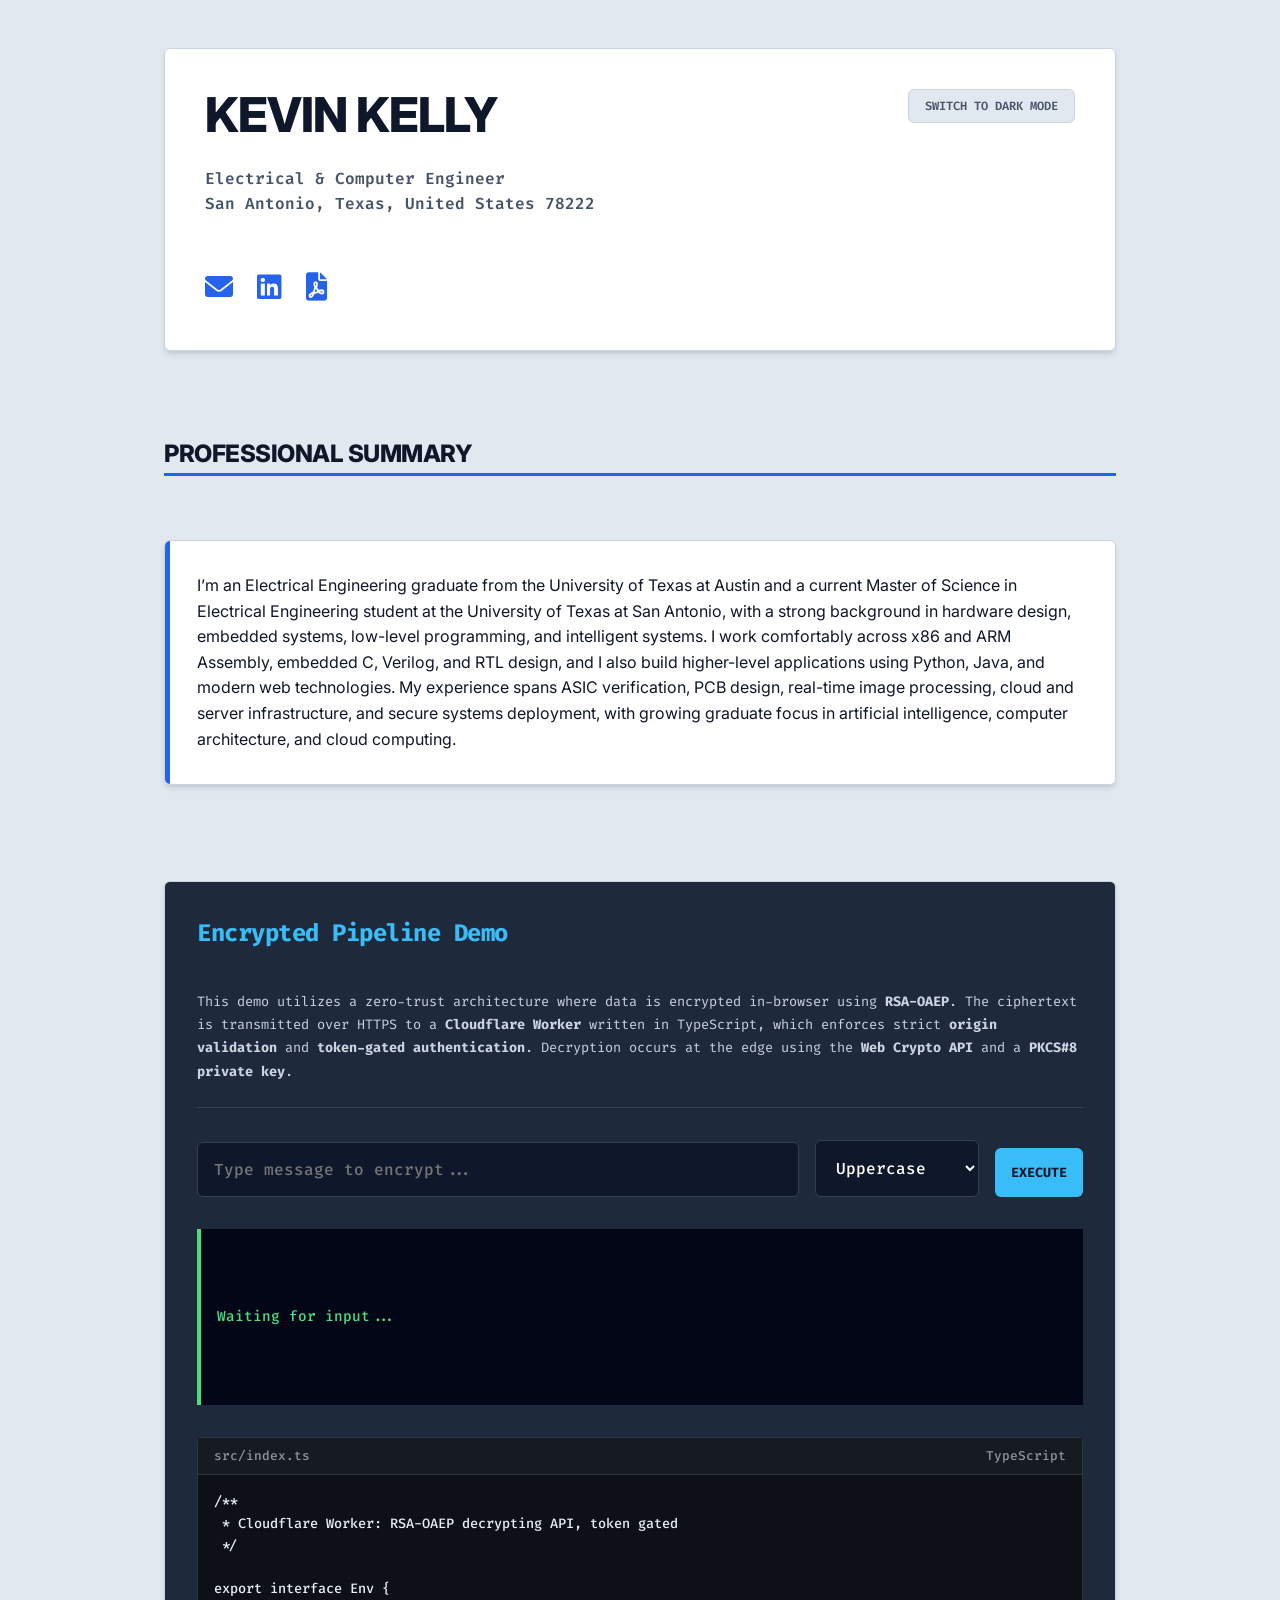
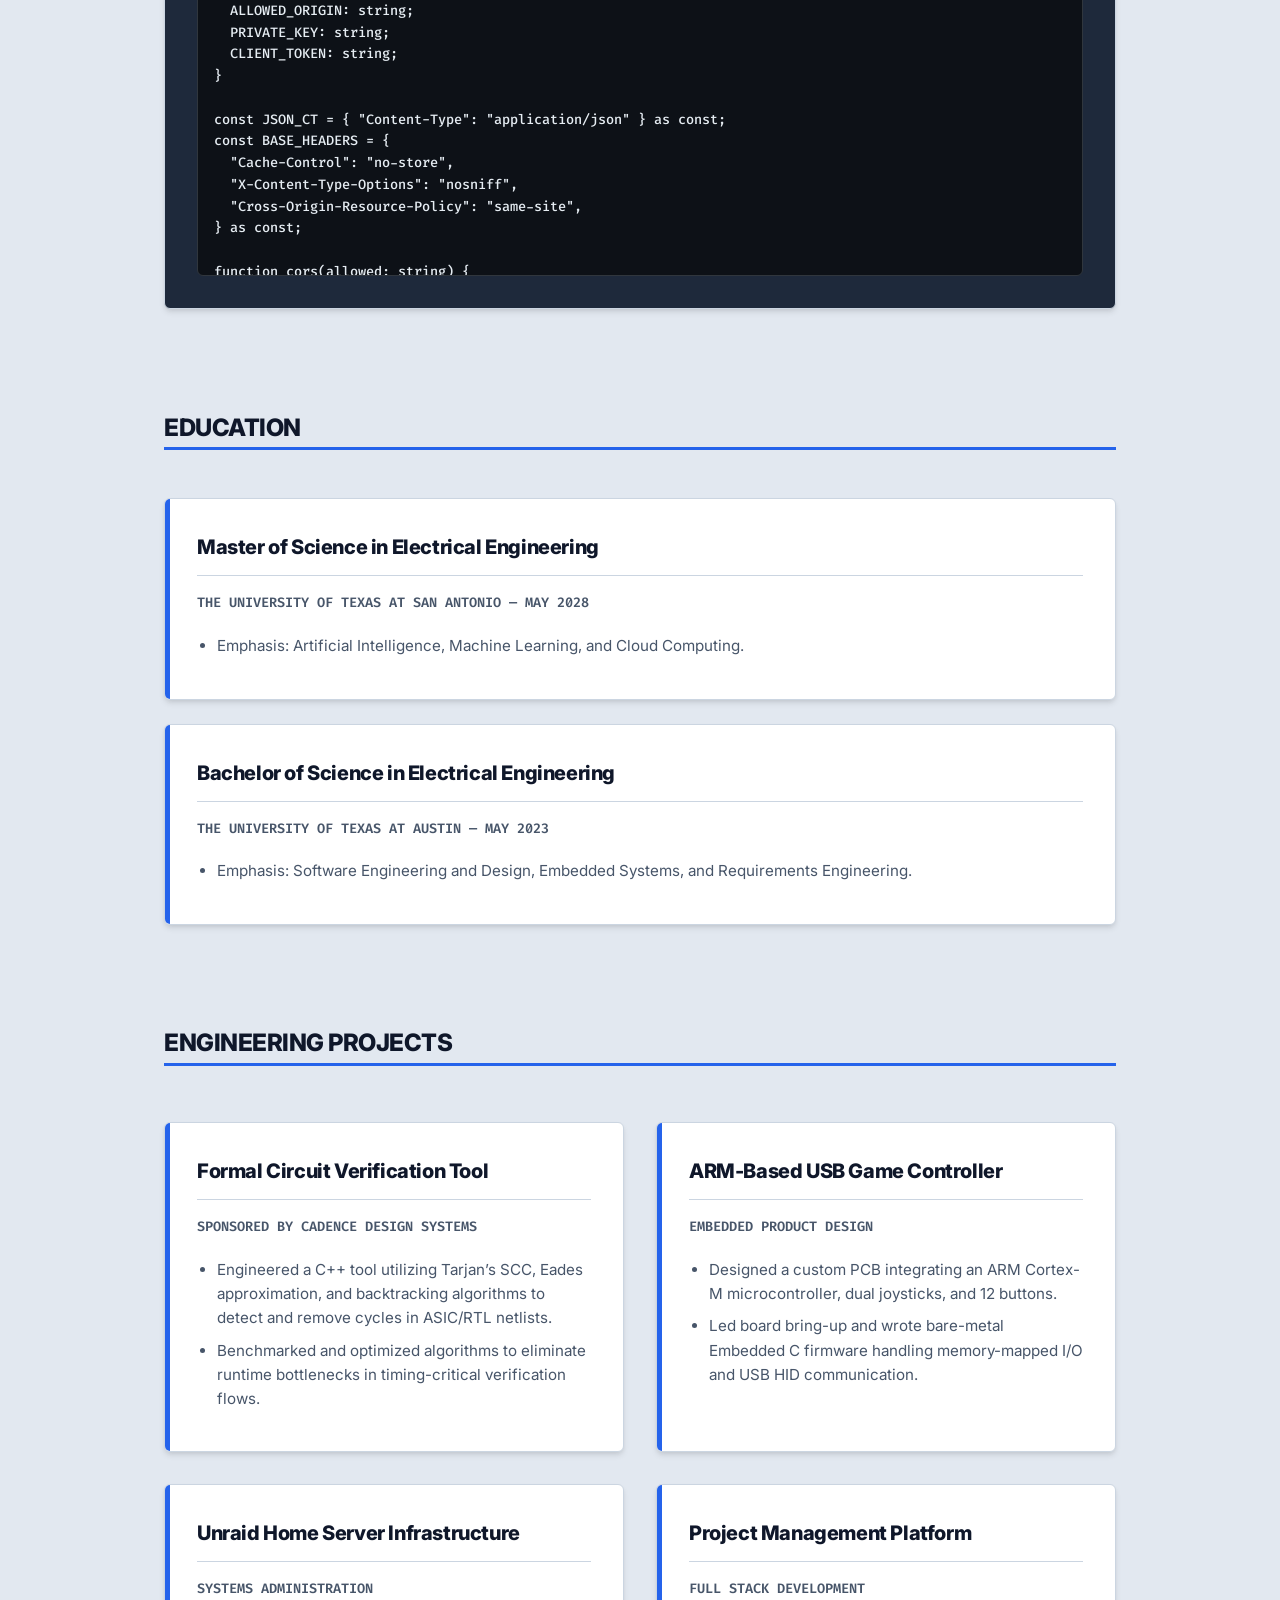
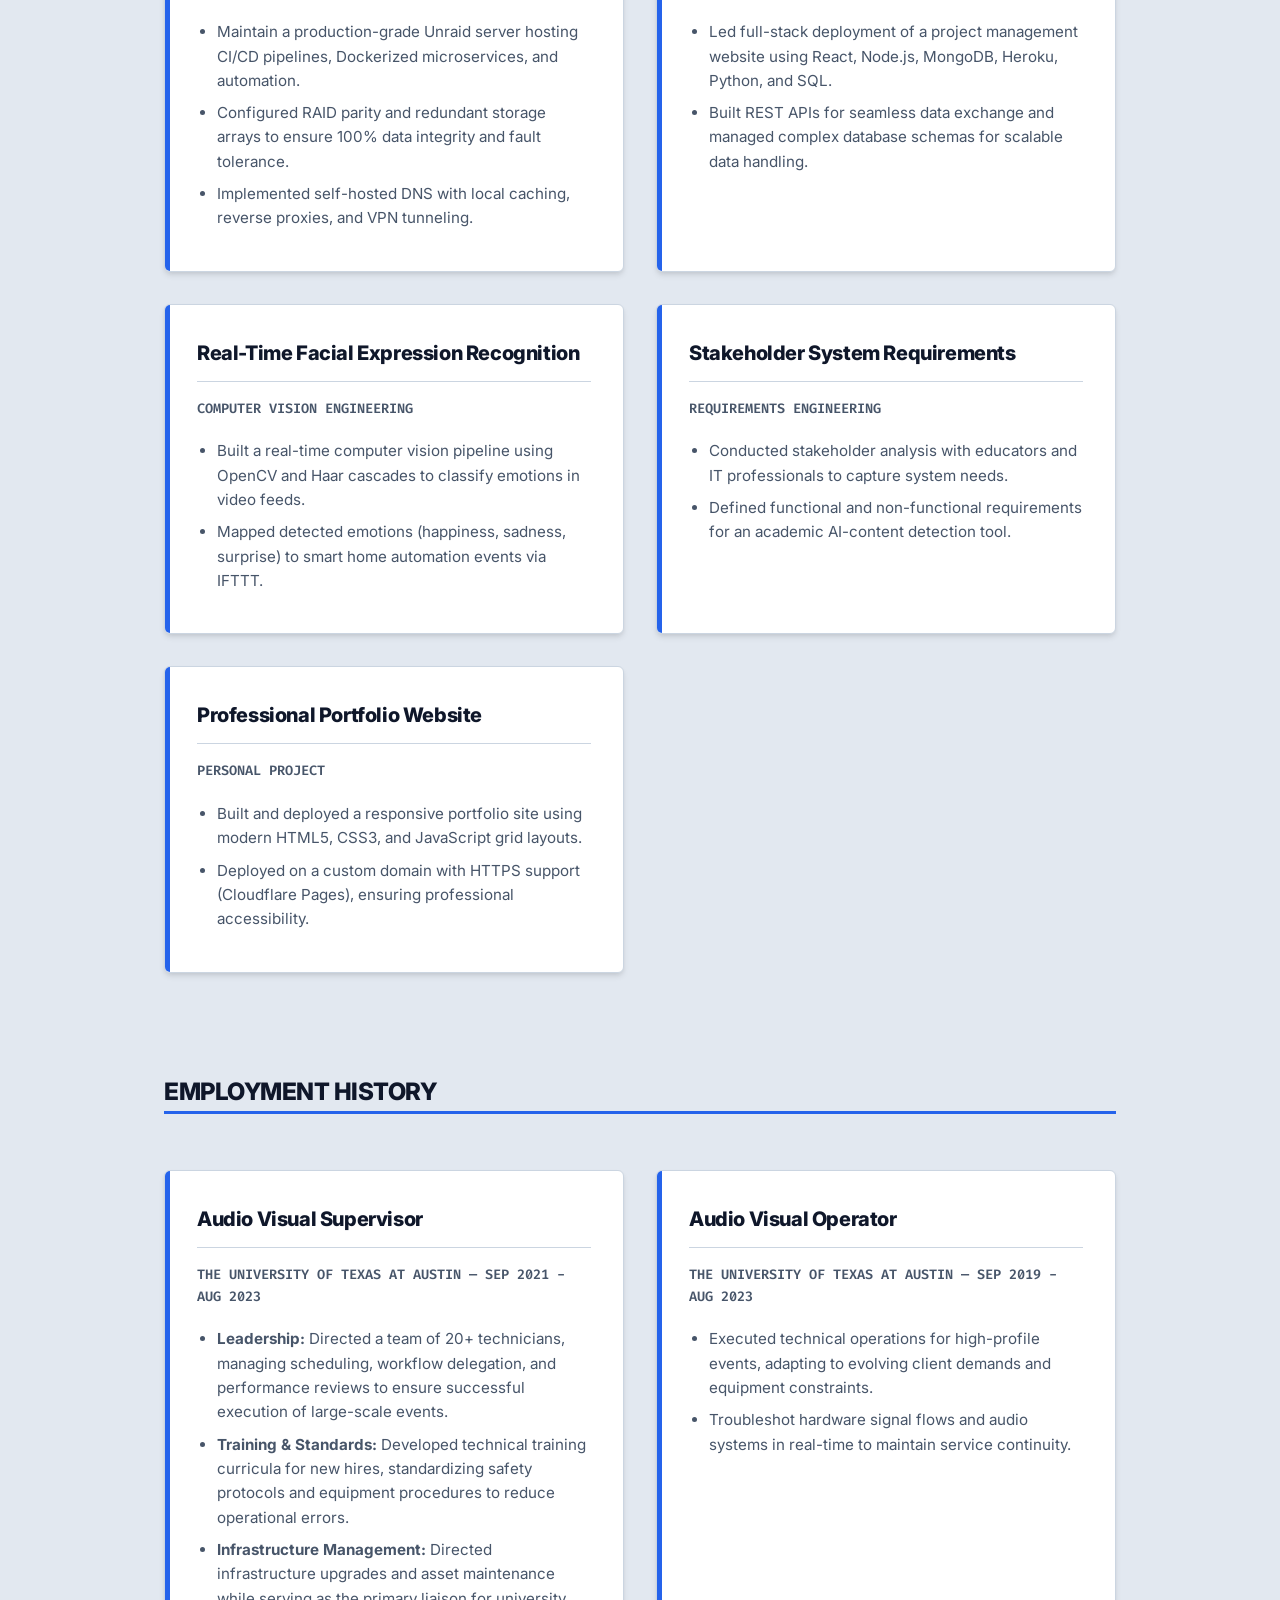
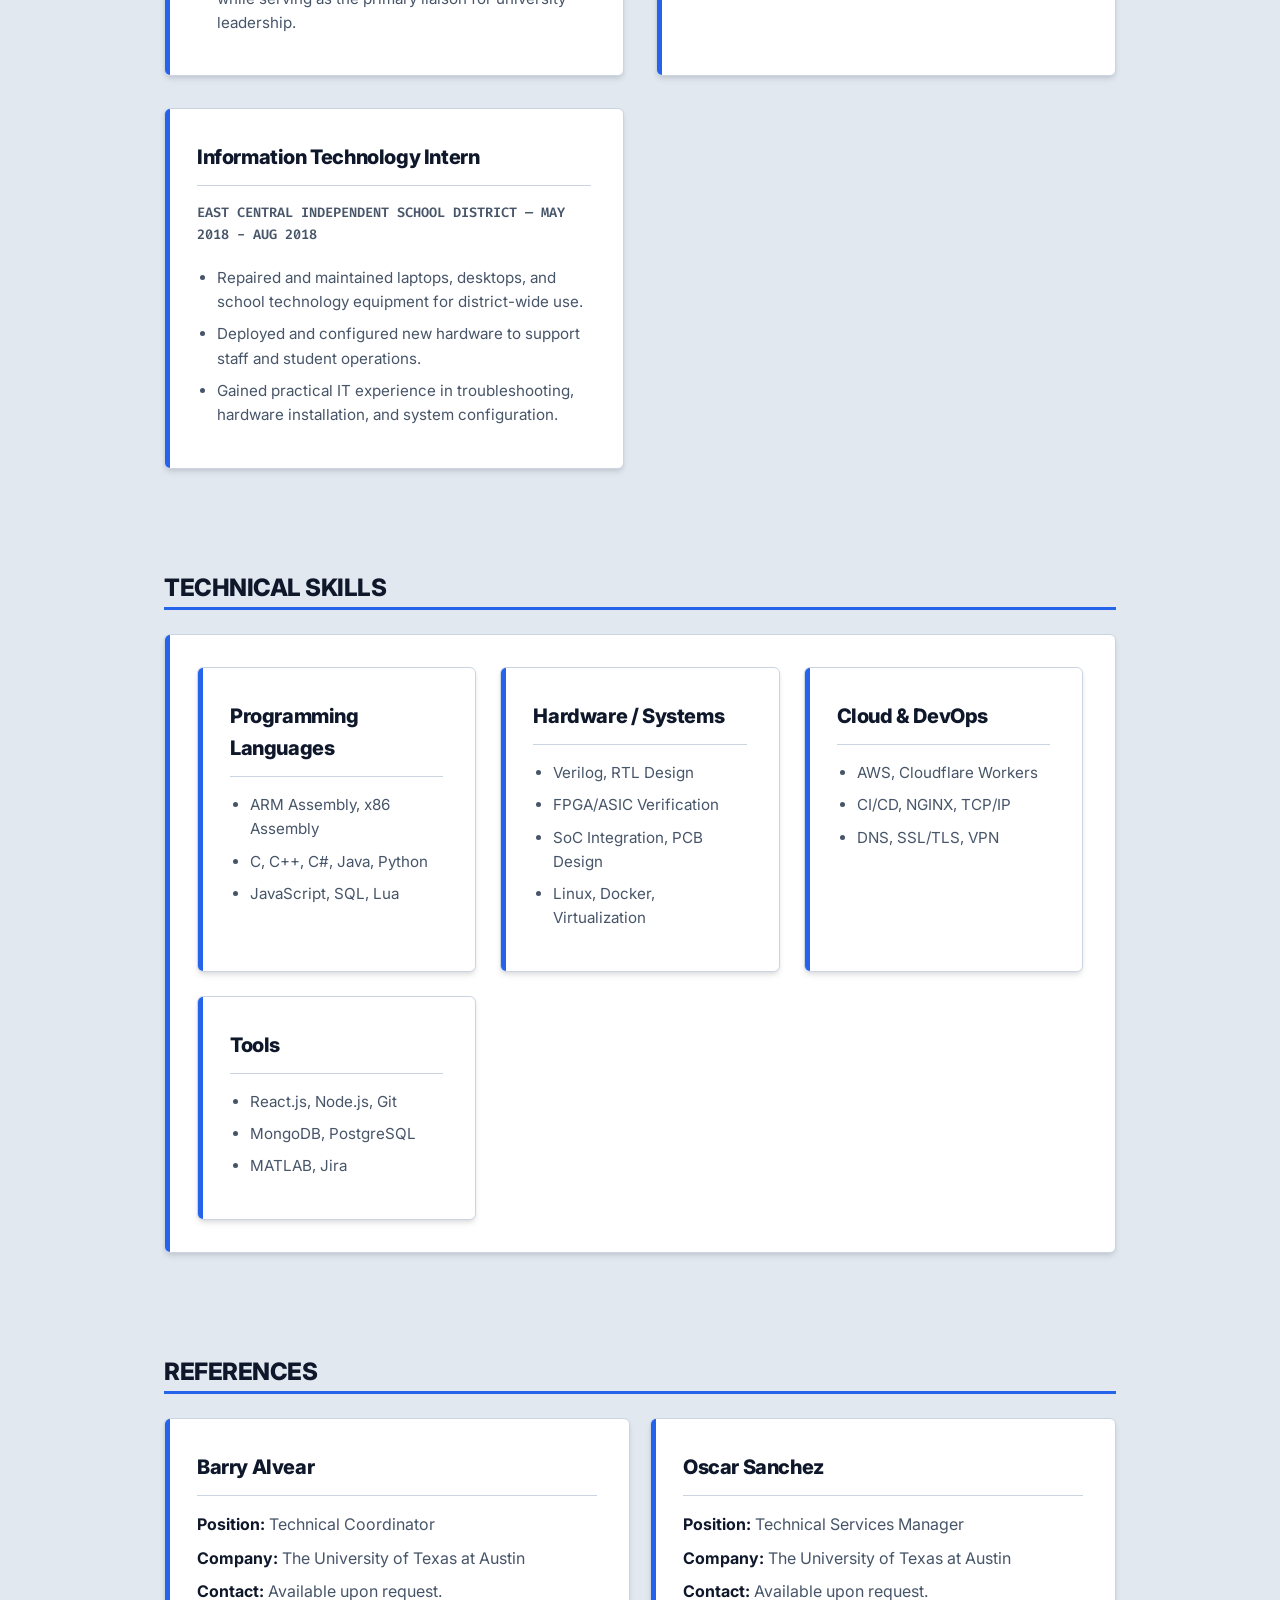
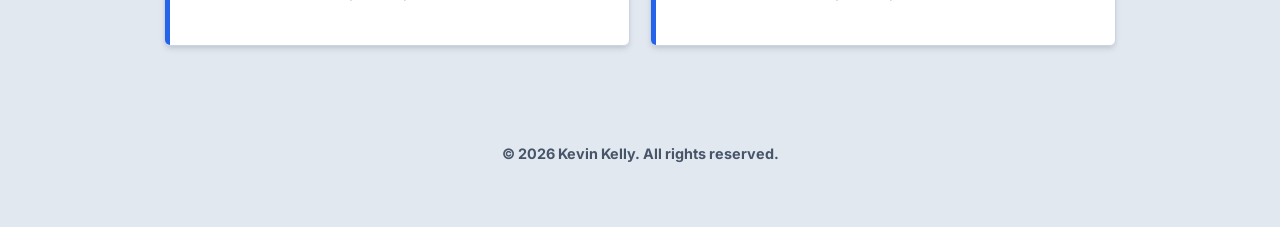
<file: index.html>
<!DOCTYPE html>
<html lang="en">

<head>
    <meta charset="UTF-8" />
    <meta name="viewport" content="width=device-width, initial-scale=1.0" />
    <meta name="description" content="Kevin Kelly's professional portfolio showcasing expertise in electrical and computer engineering.">
    <meta name="author" content="Kevin Kelly">

    <meta property="og:title" content="Kevin Kelly - Electrical & Computer Engineer">
    <meta property="og:description" content="Kevin Kelly's professional portfolio showcasing his comprehensive background in hardware and software engineering.">
    <meta property="og:image" content="https://resume.kevinwaynekelly.com/images/og-image.jpeg">
    <meta property="og:url" content="https://resume.kevinwaynekelly.com/">
    <meta property="og:type" content="website">
    
    <title>Kevin Kelly - Electrical & Computer Engineer</title>

    <link rel="icon" type="image/png" sizes="32x32" href="/images/favicon-32x32.png">
    <link rel="stylesheet" href="/css/site.css">
    <link rel="stylesheet" href="https://cdnjs.cloudflare.com/ajax/libs/font-awesome/6.0.0-beta3/css/all.min.css">
</head>

<body>
    <div class="code-container">
        
        <header>
            <div>
                <h1>Kevin Kelly</h1>
                <p>Electrical & Computer Engineer
                    <br>San Antonio, Texas, United States 78222</p>
                <button id="theme-toggle" aria-label="Toggle theme">Switch to Dark Mode</button>
            </div>
            <nav>
                <a href="mailto:kevinwaynekelly@gmail.com" aria-label="Email"><i class="fas fa-envelope"></i></a>
                <a href="https://www.linkedin.com/in/kevinwaynekelly/" target="_blank" aria-label="LinkedIn"><i class="fab fa-linkedin"></i></a>
                <a href="/docs/Kevin_Kelly_resume.pdf" target="_blank" aria-label="Resume PDF"><i class="fas fa-file-pdf"></i></a>
            </nav>
        </header>

        <main>
            <section id="professional-summary">
                <h2>Professional Summary</h2>
                <p>I’m an Electrical Engineering graduate from the University of Texas at Austin and a current Master of Science in Electrical Engineering student at the University of Texas at San Antonio, with a strong background in hardware design, embedded systems, low-level programming, and intelligent systems. I work comfortably across x86 and ARM Assembly, embedded C, Verilog, and RTL design, and I also build higher-level applications using Python, Java, and modern web technologies. My experience spans ASIC verification, PCB design, real-time image processing, cloud and server infrastructure, and secure systems deployment, with growing graduate focus in artificial intelligence, computer architecture, and cloud computing.</p>
            </section>
            
            <section id="api-demo">
                <h2>Encrypted Pipeline Demo</h2>
                <p class="sub-info">
                    This demo utilizes a zero-trust architecture where data is encrypted in-browser using <strong>RSA-OAEP</strong>. The ciphertext is transmitted over HTTPS to a <strong>Cloudflare Worker</strong> written in TypeScript, which enforces strict <strong>origin validation</strong> and <strong>token-gated authentication</strong>. Decryption occurs at the edge using the <strong>Web Crypto API</strong> and a <strong>PKCS#8 private key</strong>.
                </p>
                
                <div class="grid">
                    <input id="demo-text" placeholder="Type message to encrypt..." />
                    <select id="demo-mode">
                        <option value="uppercase">Uppercase</option>
                        <option value="reverse">Reverse</option>
                        <option value="sparkles">Sparkles ✨</option>
                        <option value="snake">snake_case</option>
                    </select>
                    <button id="demo-send">Execute</button>
                </div>
                <div class="summary-panel summary-panel--dark">
                    <pre id="demo-summary">Waiting for input...</pre>
                </div>

                <div class="code-window">
                    <div class="code-header">
                        <span>src/index.ts</span>
                        <span>TypeScript</span>
                    </div>
                    <div class="code-content">
<pre><code>/**
 * Cloudflare Worker: RSA-OAEP decrypting API, token gated
 */

export interface Env {
  ALLOWED_ORIGIN: string;
  PRIVATE_KEY: string;
  CLIENT_TOKEN: string;
}

const JSON_CT = { "Content-Type": "application/json" } as const;
const BASE_HEADERS = {
  "Cache-Control": "no-store",
  "X-Content-Type-Options": "nosniff",
  "Cross-Origin-Resource-Policy": "same-site",
} as const;

function cors(allowed: string) {
  return {
    "Access-Control-Allow-Origin": allowed,
    "Access-Control-Allow-Methods": "POST, OPTIONS",
    "Access-Control-Allow-Headers": "Content-Type, X-Client-Token",
  };
}

async function importPrivateKey(pkcs8Pem: string): Promise&lt;CryptoKey&gt; {
  // Convert PEM to ArrayBuffer and import via Web Crypto API
  const pkcs8 = pemToPkcs8Bytes(pkcs8Pem);
  return await crypto.subtle.importKey(
    "pkcs8", pkcs8,
    { name: "RSA-OAEP", hash: "SHA-256" },
    false, ["decrypt"]
  );
}

export default {
  async fetch(request: Request, env: Env): Promise&lt;Response&gt; {
    const allowedOrigin = env.ALLOWED_ORIGIN;
    
    // 1. Strict Origin Check
    const origin = request.headers.get("Origin");
    if (!origin || origin !== allowedOrigin) return jerr(403, allowedOrigin);

    // 2. Token Gate
    const tok = request.headers.get("X-Client-Token");
    if (!tok || tok !== env.CLIENT_TOKEN) return jerr(401, allowedOrigin);

    // 3. Decrypt Payload
    try {
      const payload = await request.json();
      const key = await importPrivateKey(env.PRIVATE_KEY);
      const ctBytes = base64urlToBytes(payload.ciphertext);
      
      const plainBuf = await crypto.subtle.decrypt(
        { name: "RSA-OAEP" }, key, ctBytes
      );
      
      // 4. Transform & Return
      const plainJson = new TextDecoder().decode(plainBuf);
      const body = JSON.parse(plainJson);
      return new Response(JSON.stringify({ 
        ok: true, 
        transformed: transform(body.text, body.mode) 
      }), {
        headers: { ...BASE_HEADERS, ...cors(allowedOrigin), ...JSON_CT }
      });
    } catch (e) {
      return jerr(400, allowedOrigin);
    }
  },
} satisfies ExportedHandler&lt;Env&gt;;</code></pre>
                    </div>
                </div>
            </section>

            <section id="education">
                <h2>Education</h2>
                <article>
                    <h3>Master of Science in Electrical Engineering</h3>
                    <span class="sub-info">The University of Texas at San Antonio — May 2028</span>
                    <ul>
                        <li>Emphasis: Artificial Intelligence, Machine Learning, and Cloud Computing.</li>
                    </ul>
                </article>
				
				<article>
                    <h3>Bachelor of Science in Electrical Engineering</h3>
                    <span class="sub-info">The University of Texas at Austin — May 2023</span>
                    <ul>
                        <li>Emphasis: Software Engineering and Design, Embedded Systems, and Requirements Engineering.</li>
                    </ul>
                </article>
            </section>

            <section id="projects">
                <h2>Engineering Projects</h2>

                <article>
                    <h3>Formal Circuit Verification Tool</h3>
                    <span class="sub-info">Sponsored by Cadence Design Systems</span>
                    <ul>
                        <li>Engineered a C++ tool utilizing Tarjan’s SCC, Eades approximation, and backtracking algorithms to detect and remove cycles in ASIC/RTL netlists.</li>
                        <li>Benchmarked and optimized algorithms to eliminate runtime bottlenecks in timing-critical verification flows.</li>
                    </ul>
                </article>

                <article>
                    <h3>ARM-Based USB Game Controller</h3>
                    <span class="sub-info">Embedded Product Design</span>
                    <ul>
                        <li>Designed a custom PCB integrating an ARM Cortex-M microcontroller, dual joysticks, and 12 buttons.</li>
                        <li>Led board bring-up and wrote bare-metal Embedded C firmware handling memory-mapped I/O and USB HID communication.</li>
                    </ul>
                </article>

                <article>
                    <h3>Unraid Home Server Infrastructure</h3>
                    <span class="sub-info">Systems Administration</span>
                    <ul>
                        <li>Maintain a production-grade Unraid server hosting CI/CD pipelines, Dockerized microservices, and automation.</li>
                        <li>Configured RAID parity and redundant storage arrays to ensure 100% data integrity and fault tolerance.</li>
                        <li>Implemented self-hosted DNS with local caching, reverse proxies, and VPN tunneling.</li>
                    </ul>
                </article>

                <article>
                    <h3>Project Management Platform</h3>
                    <span class="sub-info">Full Stack Development</span>
                    <ul>
                        <li>Led full-stack deployment of a project management website using React, Node.js, MongoDB, Heroku, Python, and SQL.</li>
                        <li>Built REST APIs for seamless data exchange and managed complex database schemas for scalable data handling.</li>
                    </ul>
                </article>

                <article>
                    <h3>Real-Time Facial Expression Recognition</h3>
                    <span class="sub-info">Computer Vision Engineering</span>
                    <ul>
                        <li>Built a real-time computer vision pipeline using OpenCV and Haar cascades to classify emotions in video feeds.</li>
                        <li>Mapped detected emotions (happiness, sadness, surprise) to smart home automation events via IFTTT.</li>
                    </ul>
                </article>

                <article>
                    <h3>Stakeholder System Requirements</h3>
                    <span class="sub-info">Requirements Engineering</span>
                    <ul>
                        <li>Conducted stakeholder analysis with educators and IT professionals to capture system needs.</li>
                        <li>Defined functional and non-functional requirements for an academic AI-content detection tool.</li>
                    </ul>
                </article>

                <article>
                    <h3>Professional Portfolio Website</h3>
                    <span class="sub-info">Personal Project</span>
                    <ul>
                        <li>Built and deployed a responsive portfolio site using modern HTML5, CSS3, and JavaScript grid layouts.</li>
                        <li>Deployed on a custom domain with HTTPS support (Cloudflare Pages), ensuring professional accessibility.</li>
                    </ul>
                </article>
            </section>
            
            <section id="employment-history">
                <h2>Employment History</h2>

                <article>
                    <h3>Audio Visual Supervisor</h3>
                    <span class="sub-info">The University of Texas at Austin — Sep 2021 - Aug 2023</span>
                    <ul>
                        <li><strong>Leadership:</strong> Directed a team of 20+ technicians, managing scheduling, workflow delegation, and performance reviews to ensure successful execution of large-scale events.</li>
                        <li><strong>Training & Standards:</strong> Developed technical training curricula for new hires, standardizing safety protocols and equipment procedures to reduce operational errors.</li>
                        <li><strong>Infrastructure Management:</strong> Directed infrastructure upgrades and asset maintenance while serving as the primary liaison for university leadership.</li>
                    </ul>
                </article>

                <article>
                    <h3>Audio Visual Operator</h3>
                    <span class="sub-info">The University of Texas at Austin — Sep 2019 - Aug 2023</span>
                    <ul>
                        <li>Executed technical operations for high-profile events, adapting to evolving client demands and equipment constraints.</li>
                        <li>Troubleshot hardware signal flows and audio systems in real-time to maintain service continuity.</li>
                    </ul>
                </article>

                <article>
                    <h3>Information Technology Intern</h3>
                    <span class="sub-info">East Central Independent School District — May 2018 - Aug 2018</span>
                    <ul>
                        <li>Repaired and maintained laptops, desktops, and school technology equipment for district-wide use.</li>
                        <li>Deployed and configured new hardware to support staff and student operations.</li>
                        <li>Gained practical IT experience in troubleshooting, hardware installation, and system configuration.</li>
                    </ul>
                </article>
            </section>
            
            <section id="skills">
                <h2>Technical Skills</h2>
                <div style="display: grid; grid-template-columns: repeat(auto-fit, minmax(250px, 1fr)); gap: 1.5rem;">
                    <div>
                        <h3>Programming Languages</h3>
                        <ul>
                            <li>ARM Assembly, x86 Assembly</li>
                            <li>C, C++, C#, Java, Python</li>
                            <li>JavaScript, SQL, Lua</li>
                        </ul>
                    </div>
                    <div>
                        <h3>Hardware / Systems</h3>
                        <ul>
                            <li>Verilog, RTL Design</li>
                            <li>FPGA/ASIC Verification</li>
                            <li>SoC Integration, PCB Design</li>
                            <li>Linux, Docker, Virtualization</li>
                        </ul>
                    </div>
                    <div>
                        <h3>Cloud & DevOps</h3>
                        <ul>
                            <li>AWS, Cloudflare Workers</li>
                            <li>CI/CD, NGINX, TCP/IP</li>
                            <li>DNS, SSL/TLS, VPN</li>
                        </ul>
                    </div>
                    <div>
                        <h3>Tools</h3>
                        <ul>
                            <li>React.js, Node.js, Git</li>
                            <li>MongoDB, PostgreSQL</li>
                            <li>MATLAB, Jira</li>
                        </ul>
                    </div>
                </div>
            </section>

            <section id="references">
                <h2>References</h2>
                <div style="display: grid; grid-template-columns: 1fr 1fr; gap: 20px;">
                    <div class="reference-item">
                        <h3>Barry Alvear</h3>
                        <p><strong>Position:</strong> Technical Coordinator</p>
                        <p><strong>Company:</strong> The University of Texas at Austin</p>
                        <p><strong>Contact:</strong> Available upon request.</p>
                    </div>
                    <div class="reference-item">
                        <h3>Oscar Sanchez</h3>
                        <p><strong>Position:</strong> Technical Services Manager</p>
                        <p><strong>Company:</strong> The University of Texas at Austin</p>
                        <p><strong>Contact:</strong> Available upon request.</p>
                    </div>
                </div>
            </section>
        </main>

        <footer>
            <p><strong>&copy; <span id="copyright-year"></span> Kevin Kelly. All rights reserved.</strong></p>
        </footer>
    </div>

    <script src="/js/theme-footer.js"></script>
    <script src="/js/api-demo.js"></script>
</body>
</html>
</file>
<file: css/site.css>
/* =========================================
   1. SETUP & VARIABLES
   ========================================= */
@import url('https://fonts.googleapis.com/css2?family=Fira+Code:wght@400;500;600&family=Inter:wght@400;500;700;800&display=swap');

:root {
    /* LIGHT MODE */
    --bg-body: #e2e8f0;       
    --bg-card: #ffffff;       
    
    --text-main: #0f172a;     /* Deep Navy */
    --text-muted: #475569;    /* Slate */
    
    --accent: #2563eb;        /* Royal Blue */
    --border: #cbd5e1;        /* Defined Grey Borders */
    
    /* TERMINAL */
    --term-bg: #1e293b;       
    --term-text: #f1f5f9;
    --term-accent: #38bdf8;
    --term-success: #4ade80;

    /* DIMENSIONS */
    --radius: 6px;            
    --border-width: 1px;      
    --shadow: 0 4px 6px -1px rgba(0, 0, 0, 0.1), 0 2px 4px -1px rgba(0, 0, 0, 0.06);
}

/* DARK MODE */
body.dark-mode {
    --bg-body: #0f172a;       /* Slate 900 */
    --bg-card: #1e293b;       /* Slate 800 */
    --text-main: #f8fafc;
    --text-muted: #94a3b8;
    --accent: #60a5fa;
    --border: #334155;
    --shadow: 0 4px 6px -1px rgba(0, 0, 0, 0.5);
}

/* =========================================
   2. GLOBAL RESET & PERFORMANCE
   ========================================= */
* { box-sizing: border-box; }

body {
    font-family: 'Inter', sans-serif;
    background-color: var(--bg-body);
    color: var(--text-main);
    line-height: 1.6;
    margin: 0;
    padding: 0;
    overflow-x: hidden;
    /* REMOVED TRANSITION: Instant snap fixes the "Lag/Low FPS" issue */
}

/* Tech Font */
code, pre, .sub-info, #demo-summary, input, select, button, .code-header {
    font-family: 'Fira Code', monospace;
    font-weight: 500;
}

h1, h2, h3 {
    font-weight: 800;
    letter-spacing: -0.02em;
    color: var(--text-main);
    margin-bottom: 0.5em;
}

a { 
    color: var(--accent); 
    text-decoration: none; 
    font-weight: 600; 
}
a:hover { text-decoration: underline; }

.code-container {
    max-width: 1000px;
    margin: 0 auto;
    padding: 3rem 1.5rem;
    width: 100%;
}

/* =========================================
   3. HEADER
   ========================================= */
header {
    background: var(--bg-card);
    border: 1px solid var(--border);
    border-radius: var(--radius);
    box-shadow: var(--shadow);
    padding: 2.5rem;
    margin-bottom: 4rem;
    display: flex;
    flex-direction: column;
    gap: 1.5rem;
}

header > div {
    display: grid;
    grid-template-columns: 1fr auto;
    gap: 1rem;
    align-items: start;
}

header h1 { 
    font-size: 3rem; 
    line-height: 1.1; 
    margin: 0; 
    text-transform: uppercase;
}

header p { 
    font-family: 'Fira Code', monospace;
    color: var(--text-muted); 
    font-size: 1rem;
    margin-top: 0.5rem;
    font-weight: 600;
}

#theme-toggle {
    grid-column: 2;
    grid-row: 1;
    background: var(--bg-body);
    border: 1px solid var(--border);
    color: var(--text-muted);
    padding: 0.5rem 1rem;
    border-radius: var(--radius);
    cursor: pointer;
    font-family: 'Fira Code', monospace;
    font-weight: 600;
    text-transform: uppercase;
    font-size: 0.75rem;
    /* Removed transition for instant feel */
}

#theme-toggle:hover {
    border-color: var(--accent);
    color: var(--accent);
}

nav { 
    display: flex; 
    gap: 1.5rem; 
    font-size: 1.75rem; 
    margin-top: 0.5rem;
}

@media (max-width: 640px) {
    header > div { grid-template-columns: 1fr; }
    header h1 { font-size: 2.25rem; }
    #theme-toggle {
        grid-column: 1;
        grid-row: 2;
        justify-self: start;
        margin-top: 0.5rem;
    }
}

/* =========================================
   4. SECTIONS & TITLES
   ========================================= */
section { margin-bottom: 5rem; }

section h2 {
    font-size: 1.5rem;
    text-transform: uppercase;
    background: transparent; 
    color: var(--text-main);
    padding: 0;
    margin-bottom: 1.5rem;
    border-bottom: 3px solid var(--accent);
    display: inline-block;
}

/* =========================================
   5. CARD GRIDS (Fixed Education Width)
   ========================================= */

/* MULTI-COLUMN GRIDS: Projects, History, Skills, References */
#projects, #employment-history, #skills .grid-container, #references .grid-container {
    display: grid;
    grid-template-columns: repeat(auto-fit, minmax(320px, 1fr)); 
    gap: 2rem;
}

/* SINGLE-COLUMN LAYOUT: Education & Summary 
   This ensures the card always fills 100% of the space. */
#education, #professional-summary {
    display: flex;
    flex-direction: column;
    gap: 1.5rem;
}

/* Header Spanning for Grids */
#projects h2, #employment-history h2, #skills h2, #references h2 {
    grid-column: 1 / -1;
    width: 100%;
    margin-bottom: 1.5rem;
}

/* UNIFIED CARD STYLING */
article, 
.reference-item, 
#skills div,
#professional-summary p {
    background: var(--bg-card);
    border: 1px solid var(--border);
    border-radius: var(--radius);
    padding: 2rem;
    box-shadow: var(--shadow);
    position: relative;
    overflow: hidden;
    height: 100%;
    width: 100%; /* Ensures expansion */
}

/* Blue Spine */
article::before, 
.reference-item::before, 
#skills div::before, 
#professional-summary p::before {
    content: "";
    position: absolute;
    left: 0;
    top: 0;
    bottom: 0;
    width: 5px;
    background: var(--accent);
}

/* Hover Effects - Kept simple and performant */
article:hover, .reference-item:hover, #skills div:hover, #professional-summary p:hover {
    transform: translateY(-2px);
    border-color: var(--accent);
    /* No shadow transition to keep it fast */
}

/* Card Typography */
article h3, .reference-item h3, #skills h3 {
    margin-top: 0;
    font-size: 1.25rem;
    border-bottom: 1px solid var(--border);
    padding-bottom: 0.75rem;
    margin-bottom: 1rem;
}

.sub-info {
    font-size: 0.85rem;
    color: var(--text-muted);
    font-weight: 600;
    text-transform: uppercase;
    margin-bottom: 1.25rem;
    display: block;
}

article ul, #skills ul {
    padding-left: 1.25rem;
    margin: 0;
    font-size: 0.95rem;
    color: var(--text-muted);
}

article li, #skills li { margin-bottom: 0.5rem; }

/* References Specifics */
#references p { margin-bottom: 2rem; color: var(--text-muted); }
#references .reference-item p { margin: 0.5rem 0; color: var(--text-muted); }
#references .reference-item strong { color: var(--text-main); }

/* =========================================
   6. TERMINAL DEMO
   ========================================= */
#api-demo {
    background: var(--term-bg);
    border: 1px solid var(--border);
    border-radius: var(--radius);
    box-shadow: var(--shadow);
    padding: 2rem;
    color: var(--term-text);
}

#api-demo h2 {
    color: var(--term-accent);
    border: none;
    margin-top: 0;
    font-family: 'Fira Code', monospace;
    text-transform: none;
    background: transparent;
    padding: 0;
}

#api-demo .sub-info {
    color: #cbd5e1;
    font-weight: 400;
    border-bottom: 1px solid #334155;
    padding-bottom: 1.5rem;
    margin-bottom: 2rem;
    text-transform: none;
    line-height: 1.7;
}

#api-demo .grid {
    display: grid;
    grid-template-columns: 1fr;
    gap: 1rem;
}

#demo-text, #demo-mode {
    background: #0f172a;
    border: 1px solid #334155;
    color: #fff;
    padding: 1rem;
    border-radius: var(--radius);
    font-size: 1rem;
    width: 100%;
}

#demo-send {
    background: var(--term-accent);
    color: #0f172a;
    font-weight: 700;
    text-transform: uppercase;
    padding: 1rem;
    border: none;
    border-radius: var(--radius);
    cursor: pointer;
    width: 100%;
}

#demo-send:hover { filter: brightness(1.1); }

.summary-panel--dark {
    background: #020617;
    border-left: 4px solid var(--term-success);
    color: var(--term-success);
    padding: 1rem;
    margin-top: 2rem;
    font-size: 0.9rem;
    
    /* FORCE WRAPPING FIX */
    white-space: pre-wrap;       /* Respects line breaks from your code */
    word-break: break-all;       /* Forces the long string to break at any character */
    overflow-wrap: anywhere;     /* The strongest wrapping property available */
    max-width: 100%;             /* Ensures it never exceeds the card width */
    overflow: hidden;            /* Emergency cutoff if all else fails */
    box-sizing: border-box;      /* Includes padding in width calculation */
}

@media (min-width: 640px) {
    #api-demo .grid {
        grid-template-columns: 1fr auto auto;
        align-items: end;
    }
    #demo-send { width: auto; }
}

/* =========================================
   7. SOURCE CODE
   ========================================= */
.code-window {
    margin-top: 2rem;
    background: #0d1117;
    border: 1px solid #30363d;
    border-radius: var(--radius);
    width: 100%;
}

.code-header {
    background: #161b22;
    padding: 0.5rem 1rem;
    border-bottom: 1px solid #30363d;
    font-size: 0.8rem;
    color: #8b949e;
    display: flex;
    justify-content: space-between;
}

.code-content {
    padding: 1rem;
    overflow-x: auto;
    max-height: 400px;
    font-size: 0.85rem;
    color: #e6edf3;
    font-family: 'Fira Code', monospace;
}
.code-content pre { margin: 0; }

/* =========================================
   8. FOOTER
   ========================================= */
footer {
    text-align: center;
    margin-top: 6rem;
    color: var(--text-muted);
    font-size: 0.9rem;
    font-weight: 500;
}
</file>
